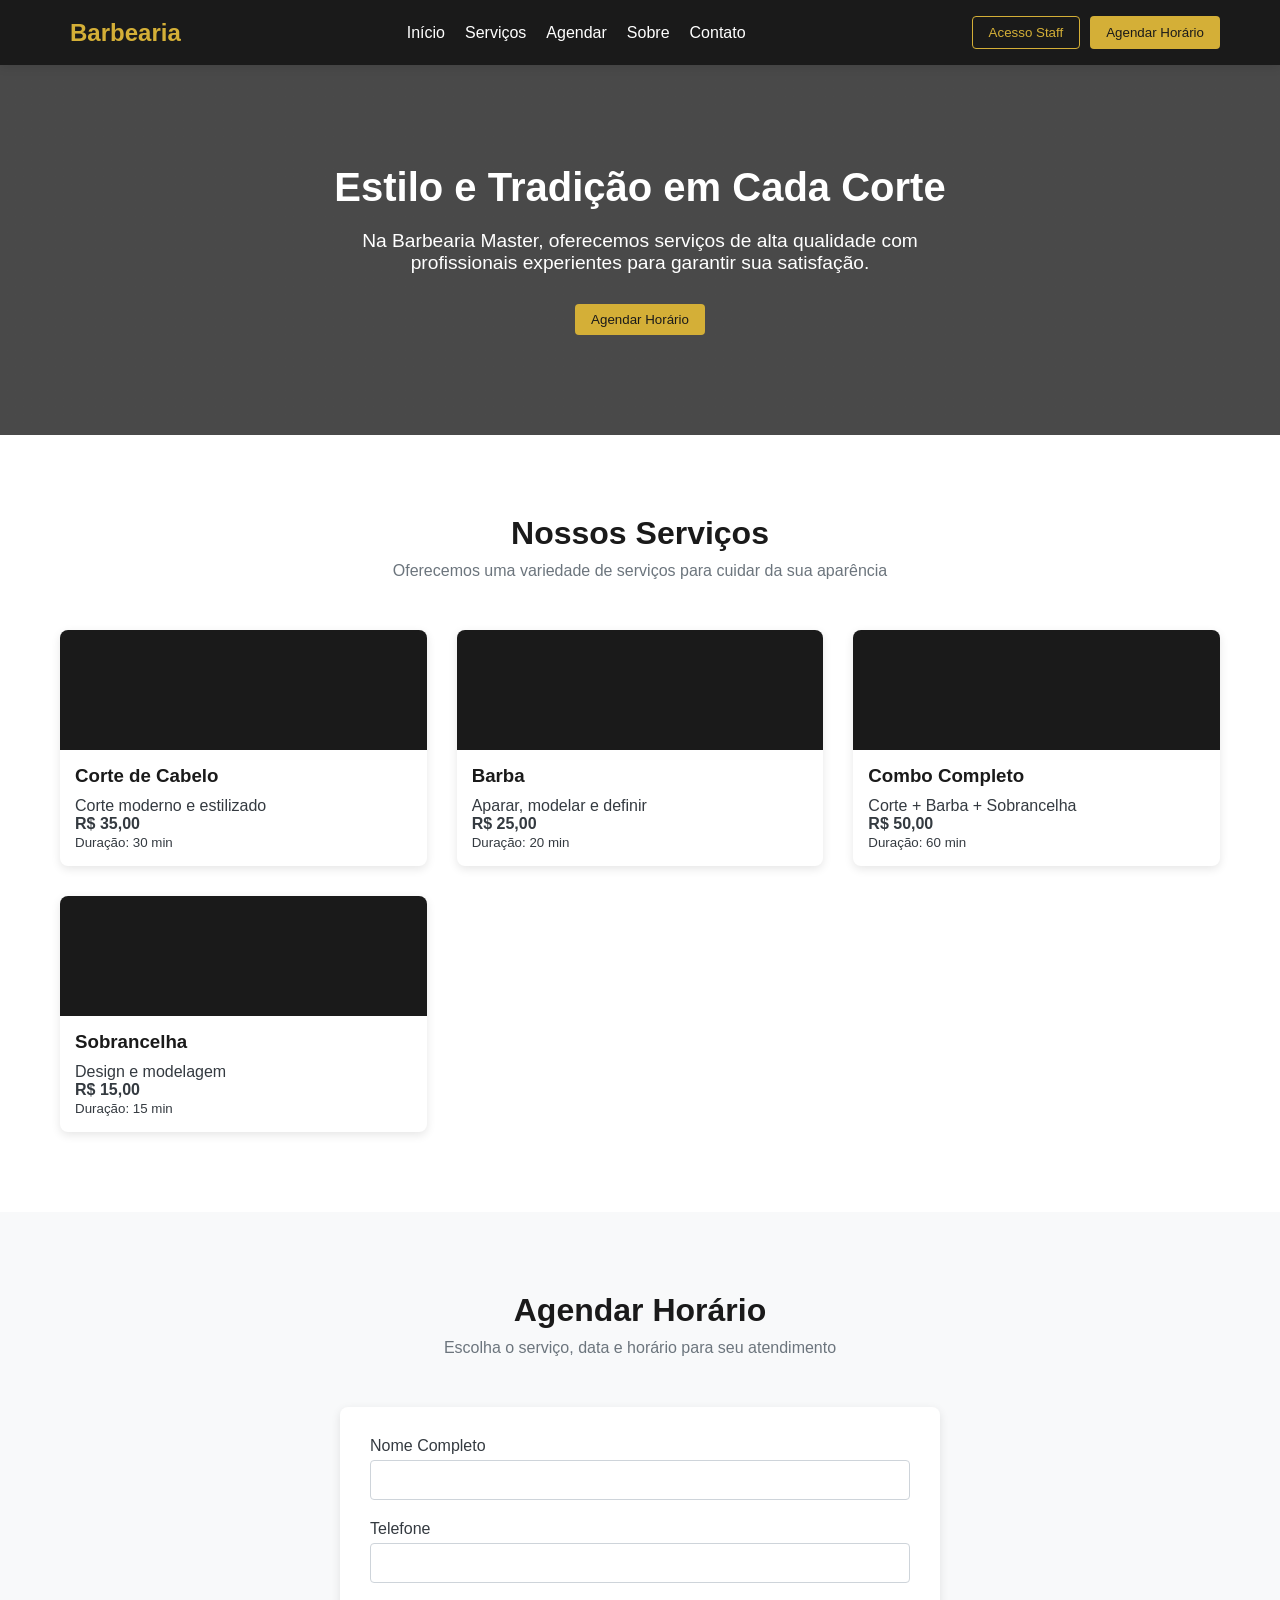
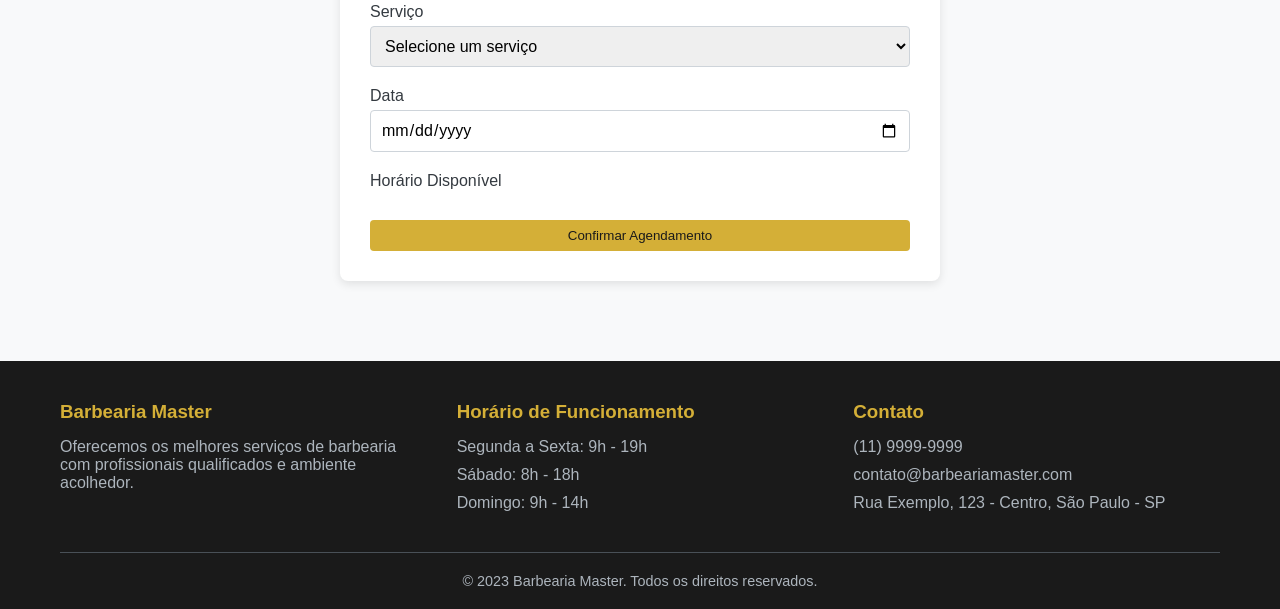
<file: index.html>
<!DOCTYPE html>
<html lang="pt-br">
<head>
    <meta charset="UTF-8">
    <meta name="viewport" content="width=device-width, initial-scale=1.0">
    <title>Barbearia Eduardo - Sistema Completo</title>
    <link rel="stylesheet" href="style.css">
</head>
<body>
    <!-- Header -->
    <header>
        <div class="container">
            <div class="header-content">
                <div class="logo">
                    <i class="fas fa-cut fa-2x" style="color: #d4af37;"></i>
                    <h1>Barbearia</h1>
                </div>
                <nav>
                    <ul>
                        <li><a href="#home">Início</a></li>
                        <li><a href="#services">Serviços</a></li>
                        <li><a href="#schedule">Agendar</a></li>
                        <li><a href="#about">Sobre</a></li>
                        <li><a href="#contact">Contato</a></li>
                    </ul>
                </nav>
                <div class="auth-buttons">
                    <button class="btn btn-outline" id="loginBtn">Acesso Staff</button>
                    <button class="btn btn-primary" id="scheduleBtn">Agendar Horário</button>
                </div>
            </div>
        </div>
    </header>

    <!-- Hero Section -->
    <section class="hero" id="home">
        <div class="container">
            <h2>Estilo e Tradição em Cada Corte</h2>
            <p>Na Barbearia Master, oferecemos serviços de alta qualidade com profissionais experientes para garantir sua satisfação.</p>
            <button class="btn btn-primary" id="heroScheduleBtn">Agendar Horário</button>
        </div>
    </section>

    <!-- Services Section -->
    <section class="services" id="services">
        <div class="container">
            <div class="section-title">
                <h2>Nossos Serviços</h2>
                <p>Oferecemos uma variedade de serviços para cuidar da sua aparência</p>
            </div>
            <div class="services-grid" id="servicesList">
                <!-- Serviços carregados via JavaScript -->
            </div>
        </div>
    </section>

    <!-- Schedule Section -->
    <section class="schedule" id="schedule">
        <div class="container">
            <div class="section-title">
                <h2>Agendar Horário</h2>
                <p>Escolha o serviço, data e horário para seu atendimento</p>
            </div>
            <div class="schedule-form">
                <form id="scheduleForm">
                    <div class="form-group">
                        <label for="clientName">Nome Completo</label>
                        <input type="text" id="clientName" class="form-control" required>
                    </div>
                    <div class="form-group">
                        <label for="clientPhone">Telefone</label>
                        <input type="tel" id="clientPhone" class="form-control" required>
                    </div>
                    <div class="form-group">
                        <label for="serviceSelect">Serviço</label>
                        <select id="serviceSelect" class="form-control" required>
                            <option value="">Selecione um serviço</option>
                        </select>
                    </div>
                    <div class="form-group">
                        <label for="scheduleDate">Data</label>
                        <input type="date" id="scheduleDate" class="form-control" required>
                    </div>
                    <div class="form-group">
                        <label>Horário Disponível</label>
                        <div class="time-slots" id="timeSlots">
                            <!-- Horários carregados via JavaScript -->
                        </div>
                    </div>
                    <button type="submit" class="btn btn-primary" style="width: 100%;">Confirmar Agendamento</button>
                </form>
                <div id="scheduleMessage" style="margin-top: 15px; text-align: center; display: none;"></div>
            </div>
        </div>
    </section>

    <!-- Login Modal -->
    <div class="modal" id="loginModal">
        <div class="modal-content">
            <div class="modal-header">
                <h2>Acesso Restrito</h2>
                <button class="close-modal">&times;</button>
            </div>
            <div class="user-type-selector">
                <div class="user-type active" data-type="barber">Barbeiro</div>
                <div class="user-type" data-type="security">Segurança</div>
                <div class="user-type" data-type="admin">Administrador</div>
            </div>
            <form id="loginForm">
                <div class="form-group">
                    <label for="username">Usuário</label>
                    <input type="text" id="username" class="form-control" required>
                </div>
                <div class="form-group">
                    <label for="password">Senha</label>
                    <input type="password" id="password" class="form-control" required>
                </div>
                <button type="submit" class="btn btn-primary" style="width: 100%;">Entrar</button>
            </form>
            <div id="loginMessage" style="margin-top: 15px; text-align: center; display: none;"></div>
        </div>
    </div>

    <!-- Dashboard -->
    <section class="dashboard" id="dashboard">
        <div class="container">
            <div class="dashboard-header">
                <h2 class="dashboard-title" id="dashboardTitle">Dashboard do Barbeiro</h2>
                <button class="btn btn-outline" id="logoutBtn">Sair</button>
            </div>
            
            <div class="tabs">
                <div class="tab active" data-tab="overview">Visão Geral</div>
                <div class="tab" data-tab="appointments">Agendamentos</div>
                <div class="tab" data-tab="services">Serviços</div>
                <div class="tab" data-tab="reports">Relatórios</div>
            </div>
            
            <div class="tab-content active" id="overviewTab">
                <div class="dashboard-grid">
                    <div class="dashboard-card">
                        <h3>Agendamentos Hoje</h3>
                        <div class="stat" id="todayAppointments">0</div>
                    </div>
                    <div class="dashboard-card">
                        <h3>Faturamento do Dia</h3>
                        <div class="stat" id="todayRevenue">R$ 0,00</div>
                    </div>
                    <div class="dashboard-card">
                        <h3>Clientes Atendidos</h3>
                        <div class="stat" id="servedClients">0</div>
                    </div>
                    <div class="dashboard-card">
                        <h3>Avaliação Média</h3>
                        <div class="stat" id="averageRating">0.0</div>
                    </div>
                </div>
                
                <h3 style="margin-bottom: 15px;">Próximos Agendamentos</h3>
                <table class="appointments-table">
                    <thead>
                        <tr>
                            <th>Cliente</th>
                            <th>Serviço</th>
                            <th>Horário</th>
                            <th>Status</th>
                            <th>Ações</th>
                        </tr>
                    </thead>
                    <tbody id="appointmentsList">
                        <!-- Appointments will be populated by JavaScript -->
                    </tbody>
                </table>
            </div>
            
            <div class="tab-content" id="appointmentsTab">
                <h3 style="margin-bottom: 15px;">Todos os Agendamentos</h3>
                <table class="appointments-table">
                    <thead>
                        <tr>
                            <th>Cliente</th>
                            <th>Serviço</th>
                            <th>Data</th>
                            <th>Horário</th>
                            <th>Status</th>
                            <th>Ações</th>
                        </tr>
                    </thead>
                    <tbody id="allAppointmentsList">
                        <!-- All appointments will be populated by JavaScript -->
                    </tbody>
                </table>
            </div>
            
            <div class="tab-content" id="servicesTab">
                <div style="display: flex; justify-content: space-between; align-items: center; margin-bottom: 20px;">
                    <h3>Gerenciar Serviços</h3>
                    <button class="btn btn-primary" id="addServiceBtn">Adicionar Serviço</button>
                </div>
                <table class="appointments-table">
                    <thead>
                        <tr>
                            <th>Serviço</th>
                            <th>Descrição</th>
                            <th>Preço</th>
                            <th>Duração</th>
                            <th>Ações</th>
                        </tr>
                    </thead>
                    <tbody id="servicesManagementList">
                        <!-- Services management will be populated by JavaScript -->
                    </tbody>
                </table>
            </div>
            
            <div class="tab-content" id="reportsTab">
                <h3 style="margin-bottom: 15px;">Relatórios</h3>
                <div class="dashboard-grid">
                    <div class="dashboard-card">
                        <h3>Agendamentos do Mês</h3>
                        <div class="stat" id="monthAppointments">0</div>
                    </div>
                    <div class="dashboard-card">
                        <h3>Faturamento Mensal</h3>
                        <div class="stat" id="monthRevenue">R$ 0,00</div>
                    </div>
                    <div class="dashboard-card">
                        <h3>Serviço Mais Popular</h3>
                        <div class="stat" id="popularService">-</div>
                    </div>
                    <div class="dashboard-card">
                        <h3>Taxa de Cancelamento</h3>
                        <div class="stat" id="cancelRate">0%</div>
                    </div>
                </div>
            </div>
        </div>
    </section>

    <!-- Modal para Gerenciar Serviços -->
    <div class="modal" id="serviceModal">
        <div class="modal-content">
            <div class="modal-header">
                <h2 id="serviceModalTitle">Adicionar Serviço</h2>
                <button class="close-modal" onclick="closeServiceModal()">&times;</button>
            </div>
            <form id="serviceForm">
                <input type="hidden" id="serviceId">
                <div class="form-group">
                    <label for="serviceName">Nome do Serviço</label>
                    <input type="text" id="serviceName" class="form-control" required>
                </div>
                <div class="form-group">
                    <label for="serviceDescription">Descrição</label>
                    <textarea id="serviceDescription" class="form-control" rows="3"></textarea>
                </div>
                <div class="form-grid">
                    <div class="form-group">
                        <label for="servicePrice">Preço (R$)</label>
                        <input type="number" id="servicePrice" class="form-control" step="0.01" min="0" required>
                    </div>
                    <div class="form-group">
                        <label for="serviceDuration">Duração (minutos)</label>
                        <input type="number" id="serviceDuration" class="form-control" min="1" required>
                    </div>
                </div>
                <div class="form-buttons">
                    <button type="button" class="btn btn-outline" onclick="closeServiceModal()">Cancelar</button>
                    <button type="submit" class="btn btn-primary">Salvar Serviço</button>
                </div>
            </form>
        </div>
    </div>

    <!-- Footer -->
    <footer id="contact">
        <div class="container">
            <div class="footer-content">
                <div class="footer-section">
                    <h3>Barbearia Master</h3>
                    <p>Oferecemos os melhores serviços de barbearia com profissionais qualificados e ambiente acolhedor.</p>
                    <div class="social-links">
                        <a href="#"><i class="fab fa-facebook"></i></a>
                        <a href="#"><i class="fab fa-instagram"></i></a>
                        <a href="#"><i class="fab fa-whatsapp"></i></a>
                    </div>
                </div>
                <div class="footer-section">
                    <h3>Horário de Funcionamento</h3>
                    <p>Segunda a Sexta: 9h - 19h</p>
                    <p>Sábado: 8h - 18h</p>
                    <p>Domingo: 9h - 14h</p>
                </div>
                <div class="footer-section">
                    <h3>Contato</h3>
                    <p><i class="fas fa-phone"></i> (11) 9999-9999</p>
                    <p><i class="fas fa-envelope"></i> contato@barbeariamaster.com</p>
                    <p><i class="fas fa-map-marker-alt"></i> Rua Exemplo, 123 - Centro, São Paulo - SP</p>
                </div>
            </div>
            <div class="copyright">
                <p>&copy; 2023 Barbearia Master. Todos os direitos reservados.</p>
            </div>
        </div>
    </footer>

    <script src="script.js"></script>
</body>
</html>
</file>
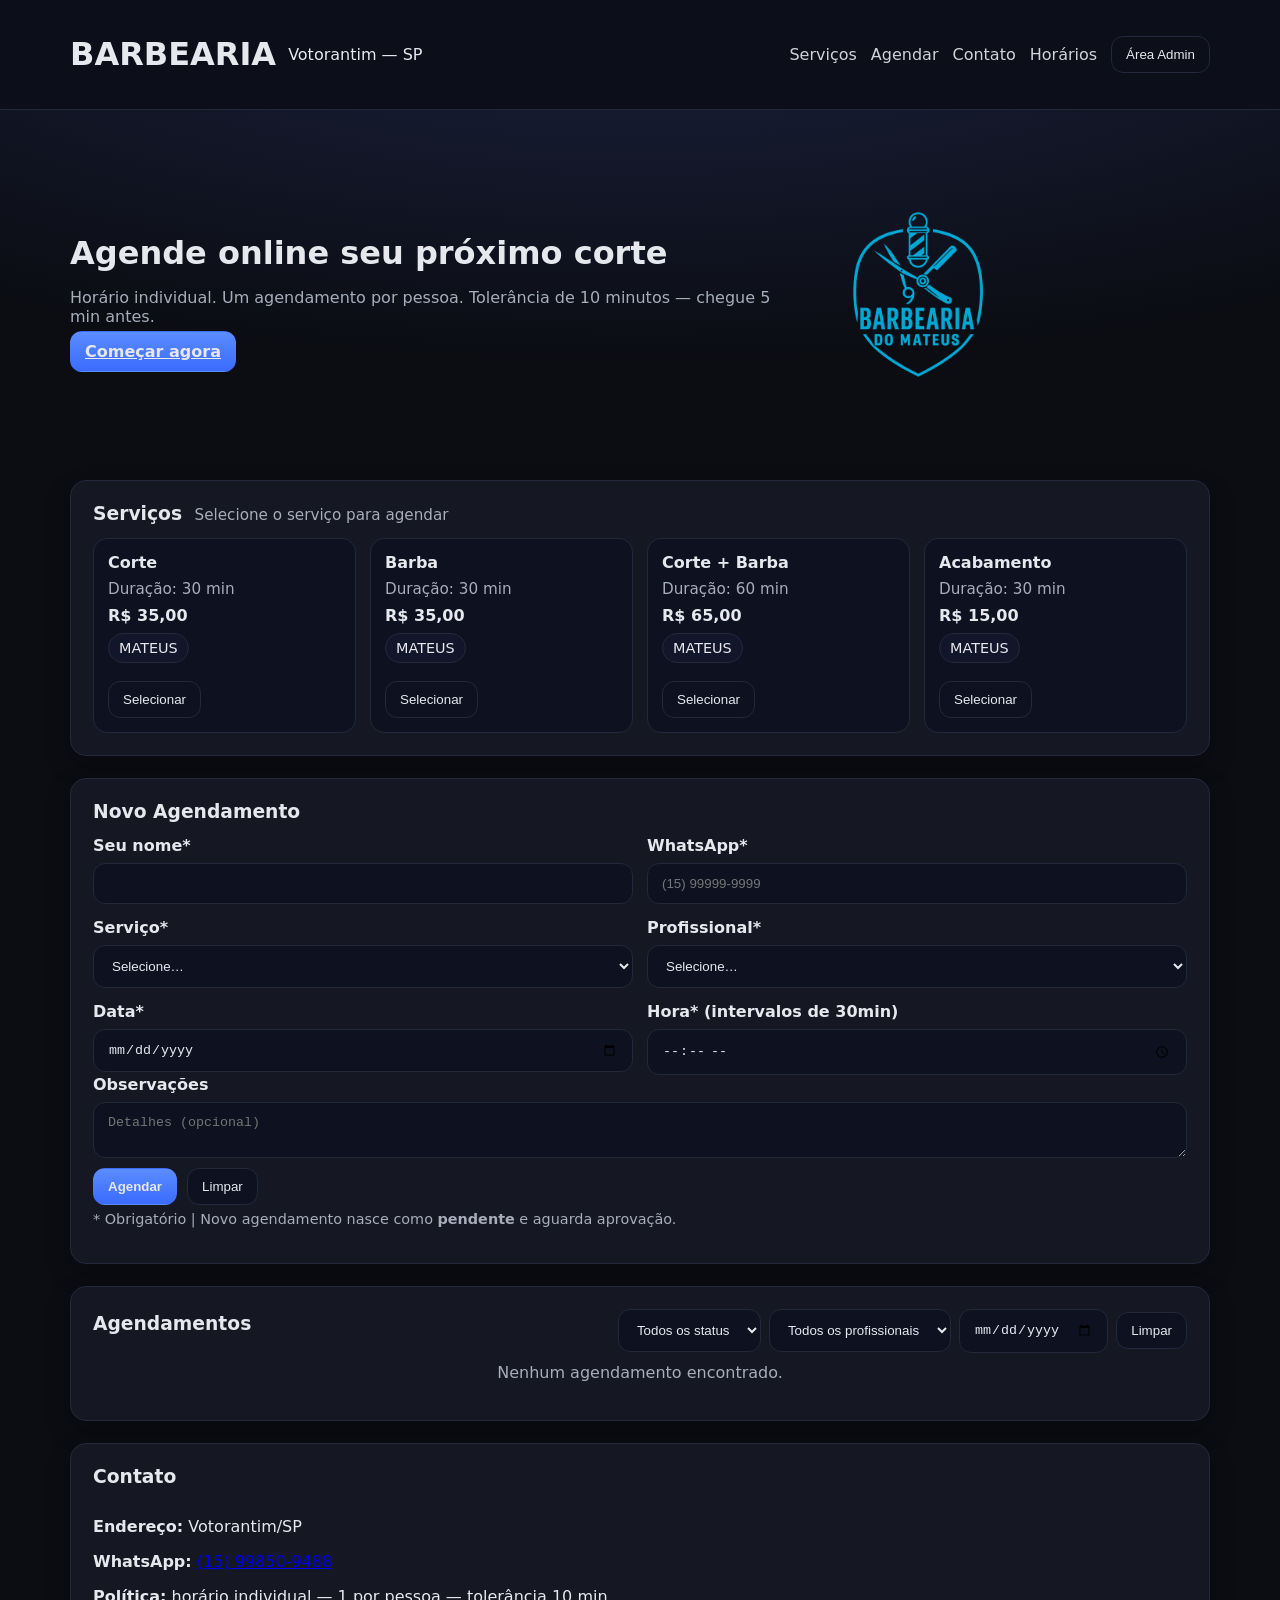
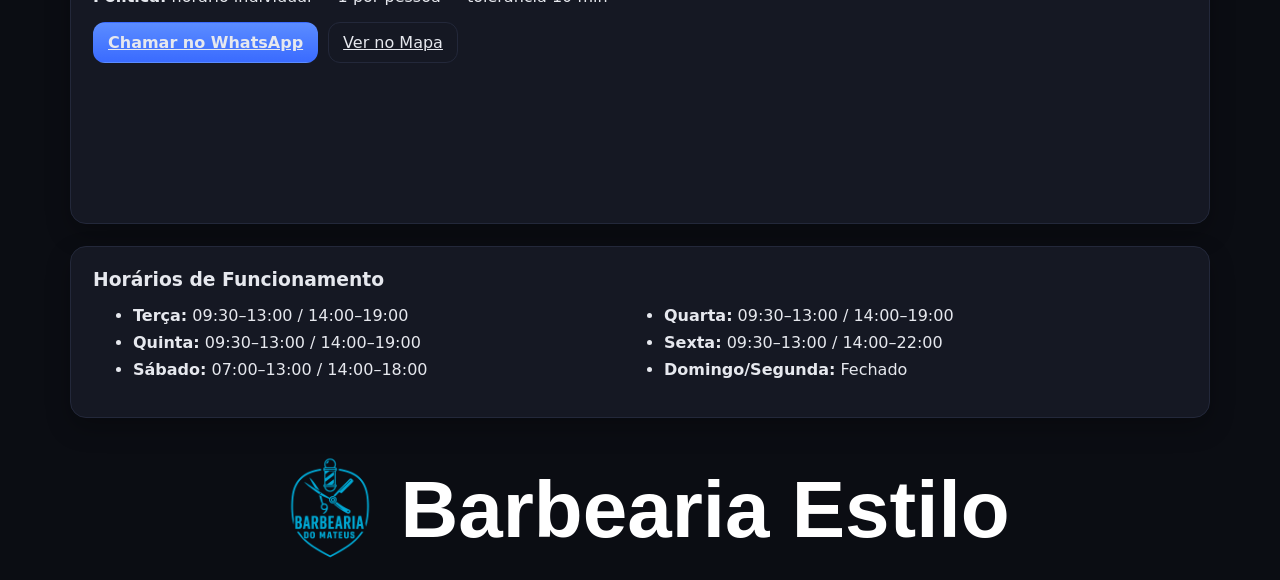
<file: clientes/index.html>
<!DOCTYPE html>
<html lang="pt-BR">
<head>
  <meta charset="UTF-8" />
  <meta name="viewport" content="width=device-width, initial-scale=1" />
  <title>Barbearia — Sua Agenda</title>
  <link rel="stylesheet" href="style.css" />
  <link rel="icon" href="data:," />
</head>
<body>
  <header class="topbar">
    <div class="container header-wrap">
      <div class="brand">
        <h1>BARBEARIA</h1>
        <p>Votorantim — SP</p>
      </div>
      <nav class="nav">
        <a href="#servicos">Serviços</a>
        <a href="#agendar">Agendar</a>
        <a href="#contato">Contato</a>
        <a href="#horarios">Horários</a>
        <button id="btnAbrirAdmin" class="btn outline">Área Admin</button>
      </nav>
    </div>
  </header>

  <!-- Hero -->
  <section class="hero">
    <div class="container hero-grid">
      <div>
        <h2>Agende online seu próximo corte</h2>
        <p>Horário individual. Um agendamento por pessoa. Tolerância de 10 minutos — chegue 5 min antes.</p>
        <a class="btn primary" href="#agendar">Começar agora</a>
      </div>
      <div class="brand">
  <img src="img/img.png/img2.png" alt="Logo Barbearia" class="img-logo">
  <div>
  </div>
</div>
  </section>

  <!-- Serviços -->
  <main class="container">
    <section id="servicos" class="card">
      <h3>Serviços <span class="sub">Selecione o serviço para agendar</span></h3>
      <div id="listaServicos" class="cards"></div>
    </section>

    <!-- Agendar -->
    <section id="agendar" class="card">
      <h3>Novo Agendamento</h3>
      <form id="form-agenda" autocomplete="off">
        <div class="grid">
          <label>Seu nome*
            <input type="text" id="nome" required />
          </label>
          <label>WhatsApp*
            <input type="tel" id="telefone" placeholder="(15) 99999-9999" required />
          </label>
          <label>Serviço*
            <select id="servico" required></select>
          </label>
          <label>Profissional*
            <select id="profissional" required></select>
          </label>
          <label>Data*
            <input type="date" id="data" required />
          </label>
          <label>Hora* (intervalos de 30min)
            <input type="time" id="hora" step="1800" required />
          </label>
        </div>
        <label>Observações
          <textarea id="obs" rows="2" placeholder="Detalhes (opcional)"></textarea>
        </label>
        <div class="actions">
          <button type="submit" class="btn primary">Agendar</button>
          <button type="reset" class="btn">Limpar</button>
        </div>
        <p class="hint">* Obrigatório | Novo agendamento nasce como <b>pendente</b> e aguarda aprovação.</p>
      </form>
    </section>

    <!-- Lista (cliente vê status / admin gerencia) -->
    <section class="card">
      <div class="list-header">
        <h3>Agendamentos</h3>
        <div class="filters">
          <select id="filtroStatus">
            <option value="">Todos os status</option>
            <option value="pendente">Pendentes</option>
            <option value="aprovado">Aprovados</option>
            <option value="recusado">Recusados</option>
          </select>
          <select id="filtroProf">
            <option value="">Todos os profissionais</option>
          </select>
          <input type="date" id="filtroData" />
          <button id="btnLimparFiltros" class="btn">Limpar</button>
        </div>
      </div>

      <div id="listaAgendamentos" class="list"></div>
      <template id="tpl-agendamento">
        <article class="item">
          <div class="item-main">
            <h4 class="item-titulo"></h4>
            <p class="item-meta"></p>
            <p class="item-obs"></p>
            <span class="status-badge" data-status=""></span>
          </div>
          <div class="item-actions">
            <button class="btn success btn-aprovar" style="display:none">Aprovar</button>
            <button class="btn warn btn-recusar" style="display:none">Recusar</button>
            <button class="btn danger btn-excluir">Excluir</button>
          </div>
        </article>
      </template>
      <p id="vazio" class="empty">Nenhum agendamento encontrado.</p>
    </section>

    <!-- Contato -->
    <section id="contato" class="card">
      <h3>Contato</h3>
      <div class="grid grid-2">
        <div>
          <p><b>Endereço:</b> Votorantim/SP</p>
          <p><b>WhatsApp:</b> <a id="wa" href="https://wa.me/5515998509488" target="_blank" rel="noopener">(15) 99850-9488</a></p>
          <p><b>Política:</b> horário individual — 1 por pessoa — tolerância 10 min</p>
          <div class="actions">
            <a class="btn primary" target="_blank" rel="noopener" href="https://wa.me/5515998509488?text=Olá! Quero agendar um horário.">Chamar no WhatsApp</a>
            <a class="btn outline" target="_blank" rel="noopener" href="https://maps.google.com?q=Votorantim+SP+Monte+Verde">Ver no Mapa</a>
          </div>
        </div>
        <iframe class="mapa" loading="lazy" referrerpolicy="no-referrer-when-downgrade"
          src="https://maps.google.com/maps?q=Votorantim%20SP&t=m&z=14&output=embed&iwloc=near"></iframe>
      </div>
    </section>

    <!-- Horários -->
    <section id="horarios" class="card">
      <h3>Horários de Funcionamento</h3>
      <ul class="horarios">
        <li><b>Terça:</b> 09:30–13:00 / 14:00–19:00</li>
        <li><b>Quarta:</b> 09:30–13:00 / 14:00–19:00</li>
        <li><b>Quinta:</b> 09:30–13:00 / 14:00–19:00</li>
        <li><b>Sexta:</b> 09:30–13:00 / 14:00–22:00</li>
        <li><b>Sábado:</b> 07:00–13:00 / 14:00–18:00</li>
        <li><b>Domingo/Segunda:</b> Fechado</li>
      </ul>
    </section>
  </main>

  <!-- Modal Admin -->
  <dialog id="modalAdmin">
    <form method="dialog" class="modal">
      <h3>Entrar como Admin</h3>
      <label>Usuário
        <input id="adminUser" type="text" placeholder="admin" value="admin" />
      </label>
      <label>Senha
        <input id="adminPass" type="password" placeholder="1234" />
      </label>
      <div class="actions">
        <button id="btnLogin" class="btn primary">Entrar</button>
        <button id="btnFecharAdmin" class="btn">Fechar</button>
      </div>
      <p class="hint">Demonstração local (client-side). Em produção, faça no servidor.</p>
    </form>
  </dialog>

 <footer>
  <div class="footer-content">
    <img src="img/img.png/img2.png" alt="Logo Barbearia" class="logo-circular">
    <span class="nome-barbearia">Barbearia Estilo</span>
  </div>
</footer>

  <script src="script.js"></script>
</body>
</html>
</file>
<file: style.css>
:root {
            --primary: #d4af37;
            --secondary: #1a1a1a;
            --light: #f8f9fa;
            --dark: #343a40;
            --success: #28a745;
            --danger: #dc3545;
            --warning: #ffc107;
            --info: #17a2b8;
        }
        
        * {
            margin: 0;
            padding: 0;
            box-sizing: border-box;
            font-family: 'Segoe UI', Tahoma, Geneva, Verdana, sans-serif;
        }
        
        body {
            background-color: #f5f5f5;
            color: var(--dark);
        }
        
        .container {
            max-width: 1200px;
            margin: 0 auto;
            padding: 0 20px;
        }
        
        /* Header */
        header {
            background-color: var(--secondary);
            color: white;
            padding: 1rem 0;
            box-shadow: 0 2px 10px rgba(0, 0, 0, 0.1);
            position: sticky;
            top: 0;
            z-index: 100;
        }
        
        .header-content {
            display: flex;
            justify-content: space-between;
            align-items: center;
        }
        
        .logo {
            display: flex;
            align-items: center;
            gap: 10px;
        }
        
        .logo img {
            height: 50px;
        }
        
        .logo h1 {
            font-size: 1.5rem;
            color: var(--primary);
        }
        
        nav ul {
            display: flex;
            list-style: none;
            gap: 20px;
        }
        
        nav a {
            color: white;
            text-decoration: none;
            font-weight: 500;
            transition: color 0.3s;
        }
        
        nav a:hover {
            color: var(--primary);
        }
        
        .auth-buttons {
            display: flex;
            gap: 10px;
        }
        
        .btn {
            padding: 8px 16px;
            border: none;
            border-radius: 4px;
            cursor: pointer;
            font-weight: 500;
            transition: all 0.3s;
        }
        
        .btn-primary {
            background-color: var(--primary);
            color: var(--secondary);
        }
        
        .btn-outline {
            background-color: transparent;
            border: 1px solid var(--primary);
            color: var(--primary);
        }
        
        .btn-success {
            background-color: var(--success);
            color: white;
        }
        
        .btn-danger {
            background-color: var(--danger);
            color: white;
        }
        
        .btn-warning {
            background-color: var(--warning);
            color: var(--dark);
        }
        
        .btn:hover {
            opacity: 0.9;
            transform: translateY(-2px);
        }
        
        /* Hero Section */
        .hero {
            background: linear-gradient(rgba(0, 0, 0, 0.7), rgba(0, 0, 0, 0.7)), url('https://images.unsplash.com/photo-1585747860715-2ba37e788b70?ixlib=rb-1.2.1&auto=format&fit=crop&w=1350&q=80');
            background-size: cover;
            background-position: center;
            color: white;
            padding: 100px 0;
            text-align: center;
        }
        
        .hero h2 {
            font-size: 2.5rem;
            margin-bottom: 20px;
        }
        
        .hero p {
            font-size: 1.2rem;
            max-width: 600px;
            margin: 0 auto 30px;
        }
        
        /* Services Section */
        .services {
            padding: 80px 0;
            background-color: white;
        }
        
        .section-title {
            text-align: center;
            margin-bottom: 50px;
        }
        
        .section-title h2 {
            font-size: 2rem;
            color: var(--secondary);
            margin-bottom: 10px;
        }
        
        .section-title p {
            color: #6c757d;
        }
        
        .services-grid {
            display: grid;
            grid-template-columns: repeat(auto-fit, minmax(300px, 1fr));
            gap: 30px;
        }
        
        .service-card {
            background-color: var(--light);
            border-radius: 8px;
            overflow: hidden;
            box-shadow: 0 5px 15px rgba(0, 0, 0, 0.1);
            transition: transform 0.3s;
        }
        
        .service-card:hover {
            transform: translateY(-10px);
        }
        
        .service-img {
            height: 200px;
            background-color: var(--secondary);
            display: flex;
            align-items: center;
            justify-content: center;
            color: var(--primary);
            font-size: 3rem;
        }
        
        .service-content {
            padding: 20px;
        }
        
        .service-content h3 {
            margin-bottom: 10px;
            color: var(--secondary);
        }
        
        /* Login Modal */
        .modal {
            display: none;
            position: fixed;
            top: 0;
            left: 0;
            width: 100%;
            height: 100%;
            background-color: rgba(0, 0, 0, 0.5);
            z-index: 1000;
            align-items: center;
            justify-content: center;
        }
        
        .modal-content {
            background-color: white;
            border-radius: 8px;
            width: 100%;
            max-width: 500px;
            padding: 30px;
            box-shadow: 0 5px 15px rgba(0, 0, 0, 0.2);
            max-height: 90vh;
            overflow-y: auto;
        }
        
        .modal-header {
            display: flex;
            justify-content: space-between;
            align-items: center;
            margin-bottom: 20px;
        }
        
        .modal-header h2 {
            color: var(--secondary);
        }
        
        .close-modal {
            background: none;
            border: none;
            font-size: 1.5rem;
            cursor: pointer;
            color: var(--dark);
        }
        
        .form-group {
            margin-bottom: 20px;
        }
        
        .form-group label {
            display: block;
            margin-bottom: 5px;
            font-weight: 500;
        }
        
        .form-control {
            width: 100%;
            padding: 10px;
            border: 1px solid #ced4da;
            border-radius: 4px;
            font-size: 1rem;
        }
        
        .form-control:focus {
            border-color: var(--primary);
            outline: none;
        }
        
        .user-type-selector {
            display: flex;
            margin-bottom: 20px;
            border-radius: 4px;
            overflow: hidden;
        }
        
        .user-type {
            flex: 1;
            text-align: center;
            padding: 10px;
            background-color: #e9ecef;
            cursor: pointer;
            transition: background-color 0.3s;
        }
        
        .user-type.active {
            background-color: var(--primary);
            color: white;
        }
        
        /* Dashboard */
        .dashboard {
            display: none;
            padding: 40px 0;
        }
        
        .dashboard-header {
            display: flex;
            justify-content: space-between;
            align-items: center;
            margin-bottom: 30px;
        }
        
        .dashboard-title {
            color: var(--secondary);
        }
        
        .dashboard-grid {
            display: grid;
            grid-template-columns: repeat(auto-fit, minmax(250px, 1fr));
            gap: 20px;
            margin-bottom: 30px;
        }
        
        .dashboard-card {
            background-color: white;
            border-radius: 8px;
            padding: 20px;
            box-shadow: 0 3px 10px rgba(0, 0, 0, 0.1);
        }
        
        .dashboard-card h3 {
            margin-bottom: 10px;
            color: var(--secondary);
        }
        
        .stat {
            font-size: 2rem;
            font-weight: bold;
            color: var(--primary);
        }
        
        .appointments-table {
            width: 100%;
            border-collapse: collapse;
            background-color: white;
            border-radius: 8px;
            overflow: hidden;
            box-shadow: 0 3px 10px rgba(0, 0, 0, 0.1);
            margin-bottom: 30px;
        }
        
        .appointments-table th,
        .appointments-table td {
            padding: 12px 15px;
            text-align: left;
            border-bottom: 1px solid #e9ecef;
        }
        
        .appointments-table th {
            background-color: var(--secondary);
            color: white;
        }
        
        .appointments-table tr:hover {
            background-color: #f8f9fa;
        }
        
        .status-badge {
            padding: 5px 10px;
            border-radius: 20px;
            font-size: 0.8rem;
            font-weight: 500;
        }
        
        .status-confirmed {
            background-color: #d4edda;
            color: #155724;
        }
        
        .status-pending {
            background-color: #fff3cd;
            color: #856404;
        }
        
        .status-canceled {
            background-color: #f8d7da;
            color: #721c24;
        }
        
        .status-completed {
            background-color: #cce7ff;
            color: #004085;
        }
        
        .action-buttons {
            display: flex;
            gap: 5px;
        }
        
        .action-btn {
            padding: 5px 10px;
            border: none;
            border-radius: 4px;
            cursor: pointer;
            font-size: 0.8rem;
        }
        
        /* Schedule Section */
        .schedule {
            padding: 80px 0;
            background-color: var(--light);
        }
        
        .schedule-form {
            background-color: white;
            border-radius: 8px;
            padding: 30px;
            box-shadow: 0 3px 10px rgba(0, 0, 0, 0.1);
            max-width: 600px;
            margin: 0 auto;
        }
        
        .schedule-grid {
            display: grid;
            grid-template-columns: 1fr 1fr;
            gap: 20px;
        }
        
        .time-slots {
            display: grid;
            grid-template-columns: repeat(4, 1fr);
            gap: 10px;
            margin-top: 10px;
        }
        
        .time-slot {
            padding: 10px;
            background-color: #e9ecef;
            border: none;
            border-radius: 4px;
            cursor: pointer;
            text-align: center;
            transition: all 0.3s;
        }
        
        .time-slot:hover {
            background-color: #dee2e6;
        }
        
        .time-slot.selected {
            background-color: var(--primary);
            color: white;
        }
        
        .time-slot.disabled {
            background-color: #f8d7da;
            color: #721c24;
            cursor: not-allowed;
        }
        
        /* Footer */
        footer {
            background-color: var(--secondary);
            color: white;
            padding: 40px 0 20px;
        }
        
        .footer-content {
            display: grid;
            grid-template-columns: repeat(auto-fit, minmax(250px, 1fr));
            gap: 30px;
            margin-bottom: 30px;
        }
        
        .footer-section h3 {
            color: var(--primary);
            margin-bottom: 15px;
        }
        
        .footer-section p, .footer-section a {
            color: #adb5bd;
            margin-bottom: 10px;
            display: block;
            text-decoration: none;
        }
        
        .footer-section a:hover {
            color: var(--primary);
        }
        
        .social-links {
            display: flex;
            gap: 15px;
        }
        
        .social-links a {
            color: white;
            font-size: 1.2rem;
        }
        
        .copyright {
            text-align: center;
            padding-top: 20px;
            border-top: 1px solid #495057;
            color: #adb5bd;
            font-size: 0.9rem;
        }
        
        /* Tabs */
        .tabs {
            display: flex;
            margin-bottom: 20px;
            border-bottom: 1px solid #dee2e6;
        }
        
        .tab {
            padding: 10px 20px;
            cursor: pointer;
            border-bottom: 3px solid transparent;
        }
        
        .tab.active {
            border-bottom-color: var(--primary);
            color: var(--primary);
            font-weight: 500;
        }
        
        .tab-content {
            display: none;
        }
        
        .tab-content.active {
            display: block;
        }
        
        /* Alert */
        .alert {
            padding: 15px;
            border-radius: 4px;
            margin-bottom: 20px;
        }
        
        .alert-success {
            background-color: #d4edda;
            color: #155724;
            border: 1px solid #c3e6cb;
        }
        
        .alert-danger {
            background-color: #f8d7da;
            color: #721c24;
            border: 1px solid #f5c6cb;
        }
        
        /* Responsive */
        @media (max-width: 768px) {
            .header-content {
                flex-direction: column;
                gap: 15px;
            }
            
            nav ul {
                flex-wrap: wrap;
                justify-content: center;
            }
            
            .hero h2 {
                font-size: 2rem;
            }
            
            .hero p {
                font-size: 1rem;
            }
            
            .schedule-grid {
                grid-template-columns: 1fr;
            }
            
            .time-slots {
                grid-template-columns: repeat(3, 1fr);
            }
        }
        /* Modal de Serviços */
.form-grid {
    display: grid;
    grid-template-columns: 1fr 1fr;
    gap: 15px;
}

.form-buttons {
    display: flex;
    gap: 10px;
    justify-content: flex-end;
    margin-top: 20px;
}

.service-actions {
    display: flex;
    gap: 5px;
}

.service-card {
    position: relative;
    transition: transform 0.3s;
}

.service-card .service-actions {
    position: absolute;
    top: 10px;
    right: 10px;
    opacity: 0;
    transition: opacity 0.3s;
}

.service-card:hover .service-actions {
    opacity: 1;
}

/* Botões de ação */
.btn-sm {
    padding: 5px 10px;
    font-size: 0.8rem;
}

/* Cards de serviços na página principal */
.services-grid .service-card {
    background: white;
    border-radius: 8px;
    overflow: hidden;
    box-shadow: 0 3px 10px rgba(0,0,0,0.1);
}

.service-img {
    height: 120px;
    background: var(--secondary);
    display: flex;
    align-items: center;
    justify-content: center;
    color: var(--primary);
    font-size: 2rem;
}

.service-content {
    padding: 15px;
}
/* Modal de Serviços */
.form-grid {
    display: grid;
    grid-template-columns: 1fr 1fr;
    gap: 15px;
}

.form-buttons {
    display: flex;
    gap: 10px;
    justify-content: flex-end;
    margin-top: 20px;
}

.service-actions {
    display: flex;
    gap: 5px;
}

.service-card {
    position: relative;
}

.service-card .service-actions {
    position: absolute;
    top: 10px;
    right: 10px;
    opacity: 0;
    transition: opacity 0.3s;
}

.service-card:hover .service-actions {
    opacity: 1;
}

.btn-sm {
    padding: 5px 10px;
    font-size: 0.8rem;
}
</file>
<file: clientes/style.css>
:root{
  --bg:#0f1115; --card:#151823; --accent:#5b8cff; --accent2:#22c55e;
  --text:#e6e8ee; --muted:#a6adbb; --danger:#ef4444; --warn:#f59e0b;
  --border:#23283a; --radius:16px; --shadow:0 10px 24px rgba(0,0,0,.25);
}
*{box-sizing:border-box} html,body{height:100%}
body{margin:0; font-family:system-ui,Segoe UI,Roboto,Arial; background:#0b0d13; color:var(--text)}

.container{width:min(1140px,92vw); margin:0 auto}

.topbar{position:sticky; top:0; z-index:50; background:#0d111aee; border-bottom:1px solid var(--border); backdrop-filter:saturate(150%) blur(6px)}
.header-wrap{display:flex; align-items:center; justify-content:space-between; padding:14px 0}
.brand {
  display: flex;
  align-items: center;   /* alinha verticalmente */
  gap: 12px;             /* espaço entre logo e texto */
}

.brand img.img-logo {
  width: 200px;
  height: auto;
}

.nav{display:flex; gap:14px; align-items:center}
.nav a{color:var(--text); text-decoration:none; opacity:.9}
.nav a:hover{opacity:1}

.hero{padding:38px 0 10px; background:radial-gradient(1200px 400px at 50% -150px,#1b2240,transparent)}
.hero-grid{display:grid; grid-template-columns:1.3fr .7fr; gap:20px; align-items:center}
.hero h2{margin:0 0 8px; font-size:32px}
.hero p{color:var(--muted)}
.hero-card{border:1px solid var(--border); background:#0e1220; border-radius:var(--radius); overflow:hidden; box-shadow:var(--shadow)}
.hero-card img{width:100%; height:100%; object-fit:cover}

.card{background:var(--card); border:1px solid var(--border); border-radius:var(--radius); box-shadow:var(--shadow); padding:22px; margin:22px 0}
h3{margin:0 0 14px}
.sub{color:var(--muted); font-weight:400; font-size:.95rem; margin-left:6px}

.grid{display:grid; grid-template-columns:repeat(2,1fr); gap:14px}
.grid-2{grid-template-columns:1.2fr .8fr}
@media (max-width:900px){ .hero-grid{grid-template-columns:1fr} .grid,.grid-2{grid-template-columns:1fr} }

label{display:flex; flex-direction:column; gap:8px; font-weight:600}
input,select,textarea{
  background:#0e1220; color:var(--text); border:1px solid var(--border);
  border-radius:12px; padding:12px 14px; outline:none;
}
input:focus,select:focus,textarea:focus{border-color:var(--accent); box-shadow:0 0 0 3px rgba(91,140,255,.15)}

.btn{appearance:none; border:1px solid var(--border); background:#0e1220; color:var(--text); padding:10px 14px; border-radius:12px; cursor:pointer}
.btn:hover{filter:brightness(1.07)}
.btn.primary{background:linear-gradient(180deg,var(--accent),#3a6bff); border-color:transparent; font-weight:700}
.btn.success{background:linear-gradient(180deg,#16a34a,#15803d); border-color:transparent; color:#fff}
.btn.warn{background:linear-gradient(180deg,var(--warn),#d97706); border-color:transparent; color:#0b0d13}
.btn.danger{background:linear-gradient(180deg,var(--danger),#dc2626); border-color:transparent; color:#fff}
.btn.outline{background:transparent}

.actions{display:flex; gap:10px; flex-wrap:wrap; margin-top:10px}
.hint{color:var(--muted); font-size:.9rem; margin-top:6px}

.cards{display:grid; grid-template-columns:repeat(4,1fr); gap:14px}
@media (max-width:1000px){ .cards{grid-template-columns:repeat(2,1fr)} }
@media (max-width:560px){ .cards{grid-template-columns:1fr} }

.servico{background:#0e1220; border:1px solid var(--border); border-radius:14px; padding:14px; display:flex; flex-direction:column; gap:8px}
.servico h4{margin:0}
.servico .meta{color:var(--muted); font-size:.95rem}
.servico .price{font-weight:800}
.servico .profs{display:flex; gap:6px; flex-wrap:wrap}
.chip{background:#11162a; border:1px solid var(--border); border-radius:999px; padding:6px 10px; font-size:.9rem}

.list-header{display:flex; align-items:center; justify-content:space-between; gap:12px; flex-wrap:wrap}
.filters{display:flex; gap:8px; align-items:center}
.list{display:flex; flex-direction:column; gap:10px}
.item{display:flex; align-items:flex-start; justify-content:space-between; gap:14px; background:#0e1220; border:1px solid var(--border); border-radius:14px; padding:14px}
.item h4{margin:0; font-size:18px}
.item-meta{margin:6px 0 0; color:var(--muted)}
.item-obs{margin:6px 0 0; color:#cbd5e1}
.status-badge{display:inline-block; margin-top:8px; padding:4px 10px; border-radius:999px; border:1px solid var(--border); background:#0e1220; font-weight:700; font-size:.85rem}
.status-pendente{color:#facc15; border-color:#facc15}
.status-aprovado{color:#22c55e; border-color:#22c55e}
.status-recusado{color:#ef4444; border-color:#ef4444}
.empty{text-align:center; color:var(--muted); margin-top:10px}

.mapa{width:100%; min-height:300px; border:0; border-radius:12px}
.horarios{display:grid; grid-template-columns:repeat(2,1fr); gap:8px}
@media (max-width:560px){ .horarios{grid-template-columns:1fr} }

.footer{border-top:1px solid var(--border); background:#0c0f16; padding:22px 0; color:var(--muted)}

/* Modal */
dialog::backdrop{background:rgba(0,0,0,.6)}
dialog{border:0; padding:0; background:transparent}
.modal{background:var(--card); border:1px solid var(--border); border-radius:16px; padding:18px; width:min(420px,92vw); box-shadow:var(--shadow)}
.modal header{display:flex; align-items:center; justify-content:space-between; margin-bottom:14px}

footer {
  color: #fff;
  text-align: center;
  padding: 10px 0;
}

.footer-content {
  display: flex;
  align-items: center;
  justify-content: center;
  gap: 10px;              /* espaço entre logo e texto */
}

.logo-circular {
  width: 120px;           /* ajuste o tamanho */
  height: 120px;
  object-fit: cover;
  border-radius: 50%;     /* deixa redonda */
  display: block;
}

.nome-barbearia {
  font-size: 80px;
  font-weight: bold;
  font-family: Arial, sans-serif;
}
</file>
